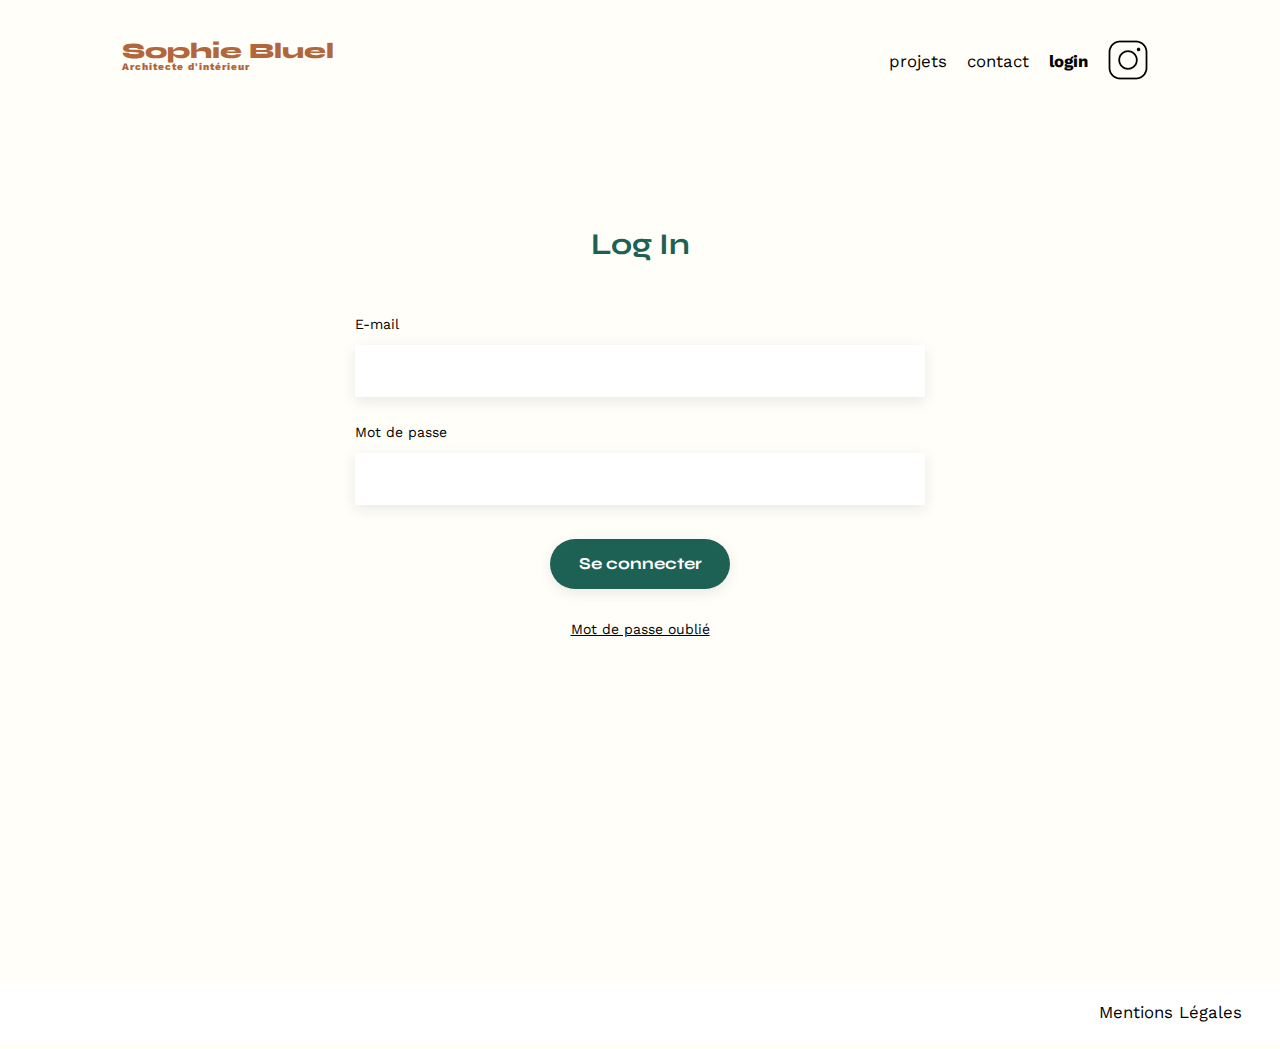
<file: FrontEnd/login.html>
<!DOCTYPE html>
<html lang="fr">
    <head>
        <meta charset="UTF-8">
        <title>Page de connexion</title>
        <meta name="viewport" content="width=device-width, initial-scale=1.0">
        <link rel="preconnect" href="https://fonts.googleapis.com">
        <link rel="preconnect" href="https://fonts.gstatic.com" crossorigin>
        <link href="https://fonts.googleapis.com/css2?family=Syne:wght@700;800&family=Work+Sans&display=swap" rel="stylesheet">
        <meta name="description" content="">
        <link rel="stylesheet" href="./assets/style.css">
    </head>
    <body>
    <header>
        <div class="header-main-content">
            <h1>Sophie Bluel <span>Architecte d'intérieur</span></h1>
	<nav>
		<ul>
			<li><a href="index.html#projects">projets</a></li>
			<li><a href="index.html#contact">contact</a></li>
            <li><a id="fixed-header-login-button">login</a></li>
                
			<li><img src="./assets/icons/instagram.png" alt="Instagram"></li>
		</ul>
	</nav>
        </div>
        
    </header>
    <main class="main-password">
        <div id="incorrect-logins">Identifiants incorrects !</div>
        <section class="contact">
            <h2>Log In</h2>
            <form id="login-form">
                <label for="email">E-mail</label>
                <input type="email" name="email" id="email" required>
                <label for="password">Mot de passe</label>
                <input type="password" name="password" id="password" required>
                <input type="submit" value="Se connecter" id="login-button">
            </form>
            <a class="forgotten-password" href="#">Mot de passe oublié</a>
        </section>
    </main>
    <footer>
        <nav>
            <ul>
                <li>Mentions Légales</li>
            </ul>
        </nav>
    </footer>
    <script src="login.js"></script>
</body>
</html>
</file>
<file: FrontEnd/assets/style.css>
/* http://meyerweb.com/eric/tools/css/reset/
   v2.0 | 20110126
   License: none (public domain)
*/

html, body, div, span, applet, object, iframe,
h1, h2, h3, h4, h5, h6, p, blockquote, pre,
a, abbr, acronym, address, big, cite, code,
del, dfn, em, img, ins, kbd, q, s, samp,
small, strike, strong, sub, sup, tt, var,
b, u, i, center,
dl, dt, dd, ol, ul, li,
fieldset, form, label, legend,
table, caption, tbody, tfoot, thead, tr, th, td,
article, aside, canvas, details, embed,
figure, figcaption, footer, header, hgroup,
menu, nav, output, ruby, section, summary,
time, mark, audio, video {
	margin: 0;
	padding: 0;
	border: 0;
	font-size: 100%;
	font: inherit;
	vertical-align: baseline;
}
/* HTML5 display-role reset for older browsers */
article, aside, details, figcaption, figure,
footer, header, hgroup, menu, nav, section {
	display: block;
}
body {
	line-height: 1;
}
ol, ul {
	list-style: none;
}
blockquote, q {
	quotes: none;
}
blockquote:before, blockquote:after,
q:before, q:after {
	content: '';
	content: none;
}
table {
	border-collapse: collapse;
	border-spacing: 0;
}
/** end reset css**/


body {
	max-width: 1400px;
	margin:auto;
	font-family: 'Work Sans' ;
	font-size: 14px;
	background-color: #FFFEF8;
}


/* Header */
.logged-black-stripe {
	height: 50px;
	background-color: black;
	color: white;
	display: none;
	justify-content: center;
	align-items: center;
}

#publish-changes-link {
	text-decoration: none;
	background-color: white;
	color: black;
	margin-left: 15px;
	padding: 8px;
	padding-left: 16px;
	padding-right: 16px;
	border-radius: 20px;
	cursor: pointer;
}

header {	
	display: flex;
	flex-direction: column;
	max-width: 100%;
	justify-content: center;
}

.header-main-content {
	display: flex;
	flex-direction: row;
	width: 81%;
	margin-left: auto;
	margin-right: auto;
	justify-content: space-between;
	margin-top: 40px;
}
h1{
	display: flex;
	flex-direction: column;
	font-family: 'Syne';
	font-size: 22px;
	font-weight: 800;
	color: #B1663C
}

h1 > span {
	font-family: 'Work Sans';
	font-size:10px;
	letter-spacing: 0.1em;
}

h2{
	font-family: 'Syne';
	font-weight: 700;
	font-size: 30px;
	color: #1D6154
}
nav ul {
	display: flex;
	align-items: center;
	list-style-type: none;

}
nav li {
	padding: 0 10px;
	font-size: 1.2em;
}

nav a {
	text-decoration: none;
	color: black;
}
nav a:hover {
	color: #B1663C;
}

#fixed-header-login-button {
	font-weight: bold;
}

#fixed-header-login-button:hover {
	color: black;
}

#header-logout-button:hover {
	cursor: pointer;
}

li:hover {
	color: #B1663C;
}


/* Main */
main {
	max-width: 1140px;
	margin-left: auto;
	margin-right: auto;
}

section {
	margin: 50px 0;
}

#introduction {
	display: flex;
	align-items: center;
	margin: 50px 0;
}
#introduction figure {
	flex: 1
}
#introduction img {
	display: block;
	width: 90%;
}

#introduction article {
	flex: 1
}
#introduction h2 {
	margin-bottom: 1em;
}

#introduction p {
	margin-bottom: 0.5em;
}

#portfolio h2 {
	text-align: center;
	margin-bottom: 1em;
}

.modify {
	font-size: 15px;
}

.image-modify {
	margin-top: 6px;
}

.article-modify {
	margin-bottom: 20px;
}

.portfolio-modify {
	line-height: 32px;
	margin-left: 20px;
}

.projects-title-modify {
	display: flex;
	justify-content: center;
}

#filters {
	display: flex;
	justify-content: center;
	margin-bottom: 20px;
	width: auto;
	flex-wrap: wrap;
}

#filters button {
	color: #1D6154;
	background-color: #FFFEF8;
	border: solid 2px #1D6154;
	width: auto;
	padding-left: 10px;
	padding-right: 10px;
	padding-top: 3px;
	padding-bottom: 3px;
	margin: 5px;
	border-radius: 30px;
	cursor: pointer;
}

#filters button:focus {
	color: #FFFEF8;
	background-color: #1D6154;
}

.gallery {
	width: 100%;
	display: grid;
	grid-template-columns: 1fr 1fr 1fr;
	grid-column-gap: 20px;
	grid-row-gap: 20px;
}

.gallery img {
	width: 100%;
}

.contact a {
	color: black;
	display: flex;
	justify-content: center;
}

.contact {
	width: 50%;
	margin: auto;
}
.contact > * {
	text-align: center;

}
.contact h2{
	margin-bottom: 20px;
}

.contact form {
	text-align: left;
	margin-top:30px;
	display: flex;
	flex-direction: column;
}

.contact input {
	height: 50px;
	font-size: 1.2em;
	border: none;
	box-shadow: 0px 4px 14px rgba(0, 0, 0, 0.09);
}

.contact label {
	margin: 2em 0 1em 0;
}

.contact textarea {
	border: none;
	box-shadow: 0px 4px 14px rgba(0, 0, 0, 0.09);
}

input[type="submit"]{
	font-family: 'Syne';
	font-weight: 700;
	color: white;
	background-color: #1D6154;
	margin : 2em auto ;
	width: 180px;
	text-align: center;
	border-radius: 60px ;
	cursor: pointer;
}


/* Footer */
footer {
	height: 60px;
	display: flex;
	justify-content: flex-end;
	align-items: center;
	background-color: white
}

footer nav ul {
	display: flex;
	justify-content: center;
	margin: 2em
}


/* Login page */
.main-password {
	height: 700px;
	padding-bottom: 200px;
	display: flex;
	justify-content: center;
	align-items: center;
}

#incorrect-logins {
	display: none;
	position: absolute;
	z-index: 1;
	color: red;
	background-color: white;
	padding: 20px;
	font-size: 18px;
	border: solid 2px red;
	border-radius: 10px;
	box-shadow: 10px 5px 5px #A7A7A7;
}


/* Modal */
.modal {
	position: fixed;
	display: flex;
	justify-content: center;
	align-items: center;
	top: 0;
	left: 0;
	width: 100%;
	height: 100%;
	background: rgba(0, 0, 0, 0.4);
	animation: fadeIn .3s both;
}

.modal-top-div {
	width: auto;
	display: flex;
	width: 100%;
	justify-content: space-between;
}

.modal-top-icon {
	font-size: 24px;
	cursor: pointer;
}

.modal-display-1 {
	display: flex;
	flex-direction: column;
	width: 100%;
	justify-content: center;
	align-items: center;
}

.modal-title {
	font-family: 'Work Sans';
	font-size: 24px;
	color: black;
	margin-top: 20px;
	margin-bottom: 10px;
}

.modal-wrapper {
	display: flex;
	flex-direction: column;
	align-items: center;
	overflow: auto;
	background-color: white;
	width: 600px;
	padding-left: 70px;
	padding-right: 70px;
	padding-top: 40px;
	padding-bottom: 40px;
	max-width: calc(100vw - 25px);
	max-height: calc(100vh - 25px);
	animation: slideFromTop .5s both;
}

.modal-gallery {
	margin: 50px 0;
	width: 80%;
	display: grid;
	grid-template-columns: repeat(5, 18%);
	justify-content: space-between;
	grid-column-gap: 8px;
	grid-row-gap: 8px;
}

.modal-gallery img {
	width: 100%;
}

#modal-figure-element {
	position: relative;
}


.fa-trash-can {
	color: white;
	font-size: 12px;
}

.delete-button {
	position: absolute;
	z-index: 1;
	top: 5px;
	right: 5px;
	padding: 4px;
	border: none;
	border-radius: 2px;
	background-color: black;
	width: 22px;
	height: 22px;
	cursor: pointer;
}

.transversal-bar-1 {
	width: 80%;
	background-color: black;
	height: 1px;
	margin-top: 10px;
	margin-bottom: 40px;
}

.modal-add-image-button {
	background-color: #1D6154;
	color: white;
	font-weight: bold;
	border-style: none;
	width: 40%;
	padding: 10px;
	padding-left: 16px;
	padding-right: 16px;
	border-radius: 20px;
	cursor: pointer;
}

.modal-delete-gallery {
	margin-top: 30px;
	margin-bottom: 20px;
	text-decoration: none;
	color: red;
}

.modal[aria-hidden="true"] {
	animation-name: fadeOut;
}

.modal[aria-hidden="true"] .modal-wrapper {
	animation-name: slideToBottom;
}

@keyframes fadeIn {
from {
	opacity : 0;
	}
	to {
	opacity : 1;
	}
}

@keyframes fadeOut {
from {
	opacity : 1;
	}
	to {
	opacity : 0;
	}
}

@keyframes slideFromTop {
from {
	transform : translateY(-50px);
	}
	to {
	transform : translateY(0);
	}	
}

@keyframes slideToBottom {
from {
	transform: translateY(0px);
	}
	to {
	transform: translateY(50px);
	}
}

.modal-display-2 {
	display: none;
	flex-direction: column;
	justify-content: center;
	align-items: center;
	width: 100%;
}

.modal-back-arrow {
	visibility: hidden;
}

.modal-form {
	display: flex;
	flex-direction: column;
	justify-content: center;
	width: 80%;
}

.modal-form-img-zone {
	background-color: #E8F1F6;
	width: 100%;
	height: 180px;
	margin-top: 25px;
	margin-bottom: 5px;
	display: flex;
	flex-direction: column;
	justify-content: center;
	align-items: center;
}

.modal-form-img-zone input {
	height: 1px;
	width: 1px;
	padding: 0;
	opacity: 0;
}

label[for="file"] {
	display: flex;
	justify-content: center;
	align-items: center;
	width: 32%;
	height: 26px;
	padding-top: 7px;
	padding-bottom: 7px;
	padding-left: 16px;
	padding-right: 16px;
	background-color: #CBD6DC;
	border-radius: 25px;
	color: #306685;
	position: relative;
	top: 10px;
}
  
label[for="file"]:hover {
	cursor: pointer;
}

.modal-form-img-zone p {
	margin-top: 8px;
	font-size: 11px;
	position: relative;
	top: 10px;
}

#image-form-uploaded {
	display: none;
	width: auto;
	height: 100%;
	border: none;
	cursor: pointer;
}

.modal-form-landscape-icon {
	font-size: 68px;
	color: #CBD6DC;
	position: relative;
	bottom: 6px;
}

.modal-form-label {
	margin-top: 30px;
	margin-bottom: 10px;
}

.modal-form-enter-data {
	height: 55px;
	background-color: white;
	border: none;
	box-shadow: 3px 3px 6px 3px rgba(0, 0, 0, 0.09);
}

.transversal-bar-2 {
	width: 100%;
	background-color: black;
	height: 1px;
	margin-top: 50px;
	margin-bottom: 40px;
}

.modal-form-div-submit {
	display: flex;
	width: 100%;
	justify-content: center;
}

#form-submit-button {
	align-items: center;
	color: white;
	background-color: #A7A7A7;
	font-weight: bold;
	border-style: none;
	width: 45%;
	padding-top: 10px;
	padding-bottom: 10px;
	padding-left: 16px;
	padding-right: 16px;
	margin-bottom: 15px;
	border-radius: 20px;
	cursor: pointer;
}
</file>
